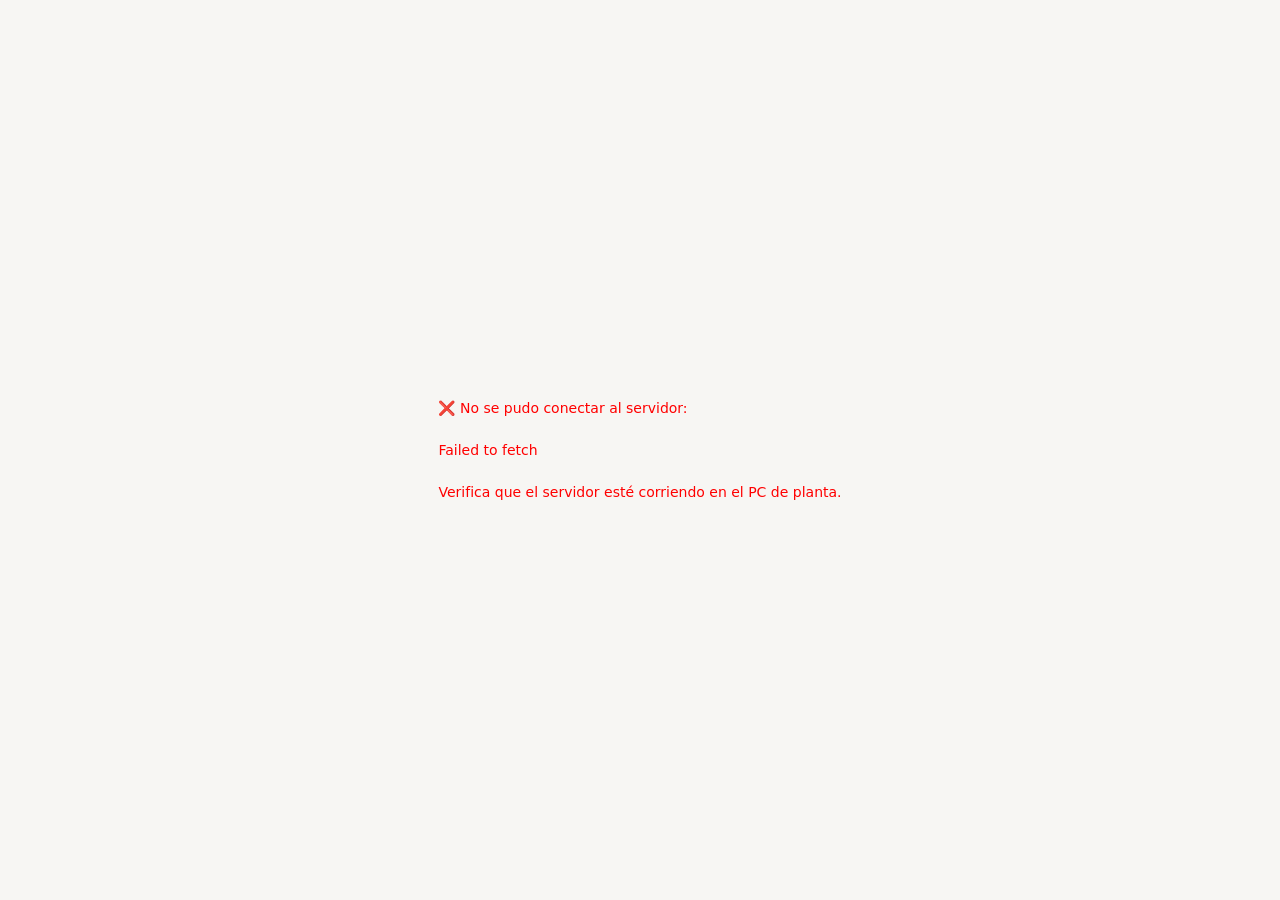
<file: index.html>
<!DOCTYPE html>
<html lang="es">
<head>
<meta charset="UTF-8">
<meta name="viewport" content="width=device-width, initial-scale=1.0">
<title>Recipe Manager — Master v4</title>
<link rel="stylesheet" href="styles.css">
</head>
<body>
<div id="loading"><div style="text-align:center"><div class="spinner" style="margin:0 auto"></div><p style="margin-top:10px;color:var(--text3);font-size:12px">Cargando 401 productos...</p></div></div>

<div id="app" style="display:none">
  <div id="sidebar">
    <div class="sidebar-header">
      <h1>⚗ Recipe Manager</h1>
      <p id="product-count"></p>
    </div>

    <!-- Smart search with filters -->
    <div style="padding:8px 10px;border-bottom:1px solid var(--border)">
      <div class="smart-search-wrap">
        <input type="text" id="search" placeholder="Buscar por código, descripción, sabor..."
          style="width:100%;padding:6px 10px;border:1px solid var(--border);border-radius:var(--radius);font-size:12px;background:var(--bg);color:var(--text)"
          autocomplete="off">
        <div class="smart-dropdown" id="search-dropdown"></div>
      </div>
    </div>

    <!-- Filter chips: product type + dissolution -->
    <div class="filter-chips" id="filter-chips">
      <span class="chip on" data-filter-type="diss" data-val="all">Todos</span>
      <span class="chip" data-filter-type="diss" data-val="1">Dil.1</span>
      <span class="chip" data-filter-type="diss" data-val="4">Dil.1+3</span>
    </div>
    <div class="filter-chips" id="filter-chips-brand" style="gap:3px;padding:4px 10px"></div>

    <div class="product-list" id="product-list"></div>
    <div class="new-btn" id="new-product-btn">+ Nuevo Producto</div>
  </div>

  <div id="main">
    <div class="tab-bar">
      <div class="tab active" data-tab="info">Info &amp; Receta</div>
      <div class="tab" data-tab="calc">Calculadora</div>
      <div class="tab" data-tab="verify">Brix &amp; % Jugo</div>
      <div class="tab" data-tab="attrs">Atributos</div>
      <div class="tab" data-tab="planning">Planning</div>
    </div>

    <!-- INFO TAB -->
    <div class="panel active" id="panel-info">
      <div id="info-empty" class="empty">
        <svg width="36" height="36" viewBox="0 0 24 24" fill="none" stroke="currentColor" stroke-width="1.5" style="margin:0 auto 10px;display:block"><path d="M9 5H7a2 2 0 00-2 2v12a2 2 0 002 2h10a2 2 0 002-2V7a2 2 0 00-2-2h-2M9 5a2 2 0 002 2h2a2 2 0 002-2M9 5a2 2 0 012-2h2a2 2 0 012 2"/></svg>
        <p>Selecciona un producto o crea uno nuevo</p>
      </div>
      <div id="info-content" style="display:none">
        <div class="edit-banner" id="edit-banner">
          <span class="edit-banner-msg">✏ Modo edición — cambios no guardados hasta confirmar</span>
          <div class="edit-banner-actions">
            <button class="btn btn-edit" onclick="requestSaveEdits()">Guardar</button>
            <button class="btn btn-ghost" onclick="cancelEdits()">Cancelar</button>
          </div>
        </div>
        <div class="flex-between mb12">
          <div>
            <div class="flex" style="gap:8px;align-items:baseline">
              <h2 id="inf-code" class="font-mono" style="font-size:15px"></h2>
              <span id="inf-diss-badge" class="badge"></span>
            </div>
            <p id="inf-desc" class="text-sm" style="margin-top:2px"></p>
          </div>
          <div class="flex">
            <button class="btn btn-edit" id="edit-toggle-btn" onclick="toggleEditMode()">✏ Editar receta</button>
            <button class="btn btn-ghost" onclick="openModal(currentProduct?currentProduct.code:null)" style="font-size:11px">Datos generales</button>
            <button class="btn btn-danger" onclick="deleteCurrentProduct()" style="font-size:11px">Eliminar</button>
          </div>
        </div>
        <div class="card">
          <div class="card-title">Información General</div>
          <div class="info-grid" id="inf-general"></div>
        </div>
        <div class="card">
          <div class="card-title">
            <span>Receta — Ingredientes</span>
            <span class="text-xs" id="inf-recipe-count"></span>
          </div>
          <div id="edit-add-row" style="display:none;margin-bottom:10px">
            <div class="autocomplete-wrap">
              <input type="text" id="inline-ing-search" placeholder="Agregar ingrediente..."
                style="width:100%;padding:7px 10px;border:1px solid var(--edit-border);border-radius:var(--radius);font-size:12px;background:var(--edit-light)">
              <div class="autocomplete-list" id="inline-ing-list" style="display:none"></div>
            </div>
          </div>
          <table class="recipe-table" id="inf-recipe-table">
            <thead><tr>
              <th class="th-radio" id="th-pin" style="display:none">📌</th>
              <th>Código</th><th>Descripción</th><th>Material</th><th>Brix</th><th>Unidad</th>
              <th style="text-align:right">Cantidad Std</th>
              <th id="th-actions" style="display:none;width:30px"></th>
            </tr></thead>
            <tbody id="inf-recipe-body"></tbody>
          </table>
        </div>
      </div>
    </div>

    <!-- CALC TAB -->
    <div class="panel" id="panel-calc">
      <div id="calc-empty" class="empty"><p>Selecciona un producto primero</p></div>
      <div id="calc-content" style="display:none">
        <h2 id="calc-title" class="mb10" style="font-size:14px"></h2>
        <div class="card mb10" style="margin-bottom:12px">
          <div class="card-title">Modo de redimensionado</div>
          <div class="flex" style="gap:16px;margin-bottom:12px">
            <label style="display:flex;align-items:center;gap:6px;cursor:pointer;font-size:13px">
              <input type="radio" name="resize-mode" value="batch" checked onchange="switchResizeMode('batch')" style="accent-color:var(--accent)">
              Por tamaño de batch
            </label>
            <label style="display:flex;align-items:center;gap:6px;cursor:pointer;font-size:13px">
              <input type="radio" name="resize-mode" value="ingredient" onchange="switchResizeMode('ingredient')" style="accent-color:var(--accent)">
              Por ingrediente limitante
            </label>
          </div>
          <div id="mode-batch">
            <div class="calc-header">
              <div class="num-inp"><label>Nuevo batch</label><input type="number" id="new-batch" step="any" min="0"><span class="unit">LT</span></div>
              <div class="num-inp"><label>Batch estándar</label><input type="number" id="std-batch" readonly style="background:var(--bg);color:var(--text2)"><span class="unit">LT</span></div>
              <button class="btn btn-primary" onclick="calcBatch()">Calcular</button>
              <button class="btn btn-ghost" onclick="resetBatch()">Reset</button>
            </div>
          </div>
          <div id="mode-ingredient" style="display:none">
            <div class="status-bar status-info" style="margin-bottom:10px">ℹ Marca con 📌 el ingrediente limitante en la tabla. Ingresa la cantidad disponible.</div>
            <div class="calc-header">
              <div id="pinned-ing-display" style="font-size:13px;color:var(--text2);flex:1">— Ningún ingrediente marcado —</div>
              <div class="num-inp"><label>Cantidad disponible</label><input type="number" id="ing-available" step="any" min="0" placeholder="ej: 500"><span class="unit" id="ing-unit-label">—</span></div>
              <button class="btn btn-primary" onclick="calcByIngredient()">Calcular</button>
              <button class="btn btn-ghost" onclick="resetBatch()">Reset</button>
            </div>
          </div>
        </div>
        <div class="metrics" id="batch-metrics"></div>
        <div class="card">
          <div class="card-title"><span>Ingredientes proporcionales</span><span id="calc-scale-label" class="text-xs"></span></div>
          <table class="recipe-table" id="calc-recipe-table">
            <thead><tr>
              <th class="th-radio">📌</th><th>Código</th><th>Descripción</th><th>Material</th><th>Brix</th><th>Unidad</th>
              <th style="text-align:right">Std</th><th style="text-align:right">Ajustado</th><th style="text-align:right">Δ%</th>
            </tr></thead>
            <tbody id="calc-recipe-body"></tbody>
          </table>
        </div>
      </div>
    </div>

    <!-- VERIFY TAB — with recipe editor -->
    <div class="panel" id="panel-verify">
      <div id="verify-empty" class="empty"><p>Selecciona un producto primero</p></div>
      <div id="verify-content" style="display:none">
        <h2 id="verify-title" class="mb10" style="font-size:14px"></h2>

        <!-- Product picker within verify -->
        <div class="card" style="margin-bottom:12px">
          <div class="card-title">Seleccionar producto a verificar / corregir</div>
          <div class="smart-search-wrap" style="margin-bottom:0">
            <input type="text" id="verify-product-search" placeholder="Buscar otro producto para verificar..."
              style="width:100%;padding:7px 10px;border:1px solid var(--border);border-radius:var(--radius);font-size:13px;background:var(--bg)"
              autocomplete="off">
            <div class="smart-dropdown" id="verify-product-dropdown"></div>
          </div>
        </div>

        <div class="card">
          <div class="card-title">Parámetros de verificación</div>
          <div class="calc-header">
            <div class="num-inp"><label>Batch</label><input type="number" id="v-batch" step="any" min="0"><span class="unit">LT</span></div>
            <div class="num-inp"><label>Brix objetivo</label><input type="number" id="v-brix-target" step="0.1" min="0" style="width:80px"><span class="unit">°Bx</span></div>
            <div class="num-inp"><label>% Jugo objetivo</label><input type="number" id="v-juice-target" step="0.1" min="0" style="width:80px"><span class="unit">%</span></div>
            <div class="num-inp"><label>Tolerancia</label><input type="number" id="v-tol" step="0.1" min="0" value="5" style="width:60px"><span class="unit">%</span></div>
            <button class="btn btn-primary" onclick="verifyRecipe()">Verificar</button>
          </div>
        </div>

        <!-- Inline recipe editor for corrections -->
        <div class="card">
          <div class="card-title" style="justify-content:space-between">
            <span>Receta para verificar / ajustar</span>
            <div class="flex" style="gap:6px">
              <button class="btn btn-edit" onclick="toggleVerifyEditMode()" id="verify-edit-btn" style="font-size:11px">✏ Editar cantidades</button>
              <button class="btn btn-ghost" onclick="resetVerifyRecipe()" style="font-size:11px">↩ Reset</button>
            </div>
          </div>
          <p class="text-xs" style="margin-bottom:8px">Modifica las cantidades de la receta temporalmente para encontrar la combinación que da los Brix y % jugo deseados. Los cambios aquí no modifican la receta original.</p>
          <div id="verify-add-row" style="display:none;margin-bottom:8px">
            <div class="autocomplete-wrap">
              <input type="text" id="verify-ing-search" placeholder="Agregar ingrediente temporal..."
                style="width:100%;padding:6px 10px;border:1px solid var(--edit-border);border-radius:var(--radius);font-size:12px;background:var(--edit-light)">
              <div class="autocomplete-list" id="verify-ing-list" style="display:none"></div>
            </div>
          </div>
          <table class="recipe-table" id="verify-recipe-table">
            <thead><tr>
              <th style="text-align:center;width:36px" title="🔒 Fijo: escala con el batch. Sin check: editas libremente.">🔒</th>
              <th>Código</th><th>Descripción</th><th>Material</th><th>Brix</th><th>Unidad</th>
              <th style="text-align:right">Cantidad</th><th id="v-th-del" style="display:none;width:24px"></th>
            </tr></thead>
            <tbody id="verify-recipe-body"></tbody>
          </table>
        </div>

        <div id="verify-results" style="display:none">
          <div class="metrics" id="verify-metrics"></div>
          <div id="verify-status-bar" class="status-bar"></div>
          <div class="card">
            <div class="card-title">Aporte de Brix por ingrediente</div>
            <table class="recipe-table" id="verify-brix-table">
              <thead><tr><th>Código</th><th>Descripción</th><th>Material</th><th style="text-align:right">Qty</th><th>Un.</th><th style="text-align:right">Brix</th><th style="text-align:right">Sucrose kg</th><th style="text-align:right">%Contrib.</th></tr></thead>
              <tbody id="verify-brix-body"></tbody>
            </table>
          </div>
          <div class="card" id="juice-card" style="display:none">
            <div class="card-title">Cálculo % Jugo — método reconstitución en galones</div>
            <div id="juice-detail"></div>
          </div>
          <!-- Save corrected recipe button -->
          <div id="verify-save-bar" style="display:none;margin-top:12px">
            <div class="status-bar status-edit" style="display:flex;align-items:center;justify-content:space-between">
              <span>✏ La receta ha sido modificada en esta pantalla.</span>
              <button class="btn btn-edit" onclick="saveVerifyEditsToRecipe()">Guardar correcciones a la receta oficial</button>
            </div>
          </div>
        </div>
      </div>
    </div>

    <!-- ATTRS TAB -->
    <div class="panel" id="panel-attrs">
      <div id="attrs-empty" class="empty"><p>Selecciona un producto primero</p></div>
      <div id="attrs-content" style="display:none">
        <div class="flex-between mb12 print-hide">
          <h2 id="attrs-title" style="font-size:14px"></h2>
          <div class="flex">
            <button class="btn btn-ghost" onclick="window.print()" style="font-size:12px">🖨 Imprimir checklist</button>
            <button class="btn btn-edit" onclick="saveAttrs()" style="font-size:12px">💾 Guardar atributos</button>
          </div>
        </div>
        <div class="attr-sheet" id="attrs-form"></div>
      </div>
    </div>

    <!-- PLANNING TAB -->
    <div class="panel" id="panel-planning">
      <div class="plan-toolbar">
        <div class="num-inp"><label>Año</label><input type="number" id="plan-year" value="2026" style="width:80px"></div>
        <div class="flex" style="gap:6px">
          <span class="chip on" data-plan-line="all">Todas líneas</span>
          <span class="chip line-chip" data-plan-line="A3FLEX"><span class="line-dot line-A3FLEX"></span>A3FLEX</span>
          <span class="chip line-chip" data-plan-line="TBA 19-02"><span class="line-dot line-TBA19-02"></span>TBA 19-02</span>
          <span class="chip line-chip" data-plan-line="TBA 19-03"><span class="line-dot line-TBA19-03"></span>TBA 19-03</span>
          <span class="chip line-chip" data-plan-line="PET"><span class="line-dot line-PET"></span>PET</span>
        </div>
        <input type="text" id="plan-search" placeholder="Filtrar producto..." style="padding:5px 10px;border:1px solid var(--border);border-radius:var(--radius);font-size:12px;width:200px">
        <div class="num-inp" style="margin-left:auto"><label>Semana actual</label><input type="number" id="plan-current-week" value="14" style="width:60px"></div>
      </div>

      <!-- Hours summary by line -->
      <div class="metrics" id="plan-hours-summary" style="margin-bottom:12px"></div>

      <!-- 52-week grid -->
      <div class="plan-grid-wrap">
        <table class="plan-grid" id="plan-grid-table">
          <thead id="plan-grid-head"></thead>
          <tbody id="plan-grid-body"></tbody>
        </table>
      </div>
    </div>
  </div>
</div>

<!-- CONFIRM MODAL -->
<div id="confirm-overlay" onclick="if(event.target===this)closeConfirm()">
  <div class="confirm-box">
    <h3>Confirmar cambios en la receta</h3>
    <p>Cambios en <strong id="confirm-product-code"></strong>:</p>
    <div class="diff-list" id="confirm-diff-list"></div>
    <p class="text-sm" style="margin-bottom:14px">¿Confirmas que estos cambios son intencionales?</p>
    <div class="flex" style="gap:8px">
      <button class="btn btn-primary" onclick="confirmSaveEdits()">Sí, guardar</button>
      <button class="btn btn-ghost" onclick="closeConfirm()">Cancelar</button>
    </div>
  </div>
</div>

<!-- NEW/EDIT PRODUCT MODAL -->
<div id="modal-overlay" onclick="if(event.target===this)closeModal()">
  <div class="modal-box">
    <div class="flex-between mb10" style="margin-bottom:14px">
      <h2 id="modal-title">Nuevo Producto</h2>
      <button class="btn btn-ghost" onclick="closeModal()">✕</button>
    </div>
    <div class="form-grid">
      <div class="form-row"><label>Código *</label><input id="f-code"></div>
      <div class="form-row"><label>Descripción *</label><input id="f-desc"></div>
      <div class="form-row"><label>Brand</label><select id="f-brand" style="width:100%;padding:7px 10px;border:1px solid var(--border);border-radius:var(--radius);font-size:13px;color:var(--text);background:var(--surface)"><option value="">— Seleccionar —</option></select></div>
      <div class="form-row"><label>Producto</label><input id="f-product"></div>
      <div class="form-row"><label>Sabor</label><input id="f-flavor"></div>
      <div class="form-row"><label>Unidad</label><input id="f-unit"></div>
      <div class="form-row"><label>Contenido neto</label><input id="f-net" type="number" step="any"></div>
      <div class="form-row"><label>Unidades/pack</label><input id="f-units-pack" type="number"></div>
      <div class="form-row"><label>Disolución</label>
        <select id="f-diss"><option value="1">1 — Directo</option><option value="4">4 — Jarabe 1+3</option></select>
      </div>
      <div class="form-row"><label>Batch estándar (LT)</label><input id="f-batch" type="number" step="any"></div>
    </div>
    <div style="border-top:1px solid var(--border);margin:14px 0"></div>
    <h3 style="margin-bottom:8px">Ingredientes</h3>
    <div id="modal-recipe-list"></div>
    <div style="margin-top:8px">
      <div id="add-ing-material-filters" style="display:flex;flex-wrap:wrap;gap:4px;margin-bottom:6px"></div>
      <div class="autocomplete-wrap">
        <input type="text" id="add-ing-search" placeholder="Buscar por nombre o código..." style="width:100%;padding:7px 10px;border:1px solid var(--border);border-radius:var(--radius);font-size:12px">
        <div class="autocomplete-list" id="add-ing-list" style="display:none"></div>
      </div>
    </div>
    <div class="flex" style="margin-top:14px;gap:8px">
      <button class="btn btn-primary" onclick="saveProduct()">Guardar</button>
      <button class="btn btn-ghost" onclick="closeModal()">Cancelar</button>
    </div>
  </div>
</div>

<script src="app.js"></script>
</body>
</html>
</file>
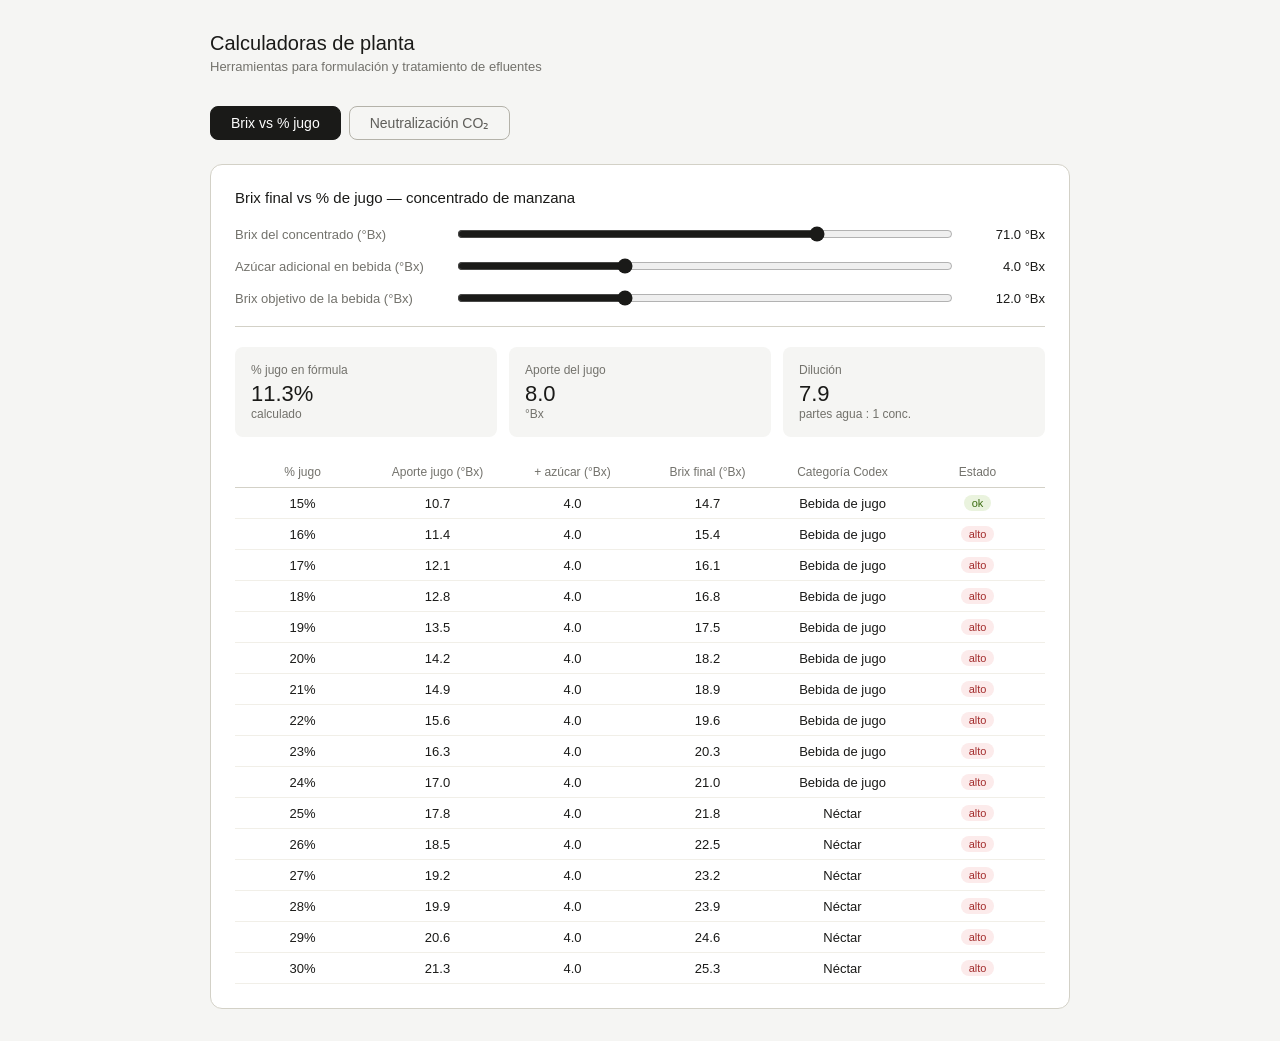
<file: Calculadoras de Planta.html>
<!DOCTYPE html>
<!-- saved from url=(0059)file:///C:/Users/abd36/Downloads/calculadoras_planta_3.html -->
<html lang="es"><head><meta http-equiv="Content-Type" content="text/html; charset=UTF-8">

<meta name="viewport" content="width=device-width, initial-scale=1.0">
<title>Calculadoras de Planta</title>
<style>
  *, *::before, *::after { box-sizing: border-box; margin: 0; padding: 0; }
  body { font-family: -apple-system, BlinkMacSystemFont, 'Segoe UI', sans-serif; background: #f5f5f3; color: #1a1a18; min-height: 100vh; padding: 2rem 1rem; }
  .container { max-width: 860px; margin: 0 auto; }
  h1 { font-size: 20px; font-weight: 500; margin-bottom: 0.25rem; }
  .subtitle { font-size: 13px; color: #73726c; margin-bottom: 2rem; }
  .tabs { display: flex; gap: 8px; margin-bottom: 1.5rem; }
  .tab { padding: 8px 20px; border: 0.5px solid #b4b2a9; border-radius: 8px; background: transparent; font-size: 14px; cursor: pointer; color: #5f5e5a; transition: all 0.15s; }
  .tab.active { background: #1a1a18; color: #fff; border-color: #1a1a18; }
  .tab:hover:not(.active) { background: #f1efe8; }
  .panel { display: none; background: #fff; border: 0.5px solid #d3d1c7; border-radius: 12px; padding: 1.5rem; }
  .panel.active { display: block; }
  .panel-title { font-size: 15px; font-weight: 500; margin-bottom: 1.25rem; }
  .slider-row { display: flex; align-items: center; gap: 12px; margin-bottom: 1rem; }
  .slider-row label { font-size: 13px; color: #73726c; min-width: 210px; }
  .slider-row input[type=range] { flex: 1; accent-color: #1a1a18; }
  .slider-val { font-size: 13px; font-weight: 500; min-width: 80px; text-align: right; }
  .metrics { display: grid; grid-template-columns: repeat(3, minmax(0,1fr)); gap: 12px; margin: 1.25rem 0; }
  .metric { background: #f5f5f3; border-radius: 8px; padding: 1rem; }
  .metric .ml { font-size: 12px; color: #73726c; margin-bottom: 4px; }
  .metric .mv { font-size: 22px; font-weight: 500; }
  .metric .mu { font-size: 12px; color: #73726c; }
  .divider { border: none; border-top: 0.5px solid #d3d1c7; margin: 1.25rem 0; }
  .table-wrap { overflow-x: auto; margin-top: 1.25rem; }
  table { width: 100%; border-collapse: collapse; font-size: 13px; table-layout: fixed; }
  th { font-size: 12px; font-weight: 500; color: #73726c; text-align: center; padding: 8px 6px; border-bottom: 1px solid #d3d1c7; }
  td { text-align: center; padding: 7px 6px; border-bottom: 0.5px solid #f1efe8; }
  tr.highlight td { background: #e6f1fb; color: #0c447c; font-weight: 500; }
  .badge { display: inline-block; font-size: 11px; padding: 2px 8px; border-radius: 99px; }
  .badge-ok { background: #eaf3de; color: #3b6d11; }
  .badge-lo { background: #faeeda; color: #854f0b; }
  .badge-hi { background: #fcebeb; color: #a32d2d; }
  .note { font-size: 12px; color: #73726c; border-left: 2px solid #d3d1c7; padding-left: 10px; margin-top: 1rem; line-height: 1.6; }
  @media (max-width: 600px) {
    .metrics { grid-template-columns: 1fr 1fr; }
    .slider-row { flex-wrap: wrap; }
    .slider-row label { min-width: 100%; }
  }
</style>
</head>
<body>
<div class="container">
  <h1>Calculadoras de planta</h1>
  <p class="subtitle">Herramientas para formulación y tratamiento de efluentes</p>

  <div class="tabs">
    <button class="tab active" onclick="switchTab(&#39;brix&#39;, this)">Brix vs % jugo</button>
    <button class="tab" onclick="switchTab(&#39;co2&#39;, this)">Neutralización CO₂</button>
  </div>

  <div class="panel active" id="panel-brix">
    <p class="panel-title">Brix final vs % de jugo — concentrado de manzana</p>
    <div class="slider-row">
      <label>Brix del concentrado (°Bx)</label>
      <input type="range" id="brixConc" min="60" max="75" step="0.5" value="71">
      <span class="slider-val"><span id="brixConcVal">71.0</span> °Bx</span>
    </div>
    <div class="slider-row">
      <label>Azúcar adicional en bebida (°Bx)</label>
      <input type="range" id="brixSugar" min="0" max="12" step="0.5" value="4">
      <span class="slider-val"><span id="brixSugarVal">4.0</span> °Bx</span>
    </div>
    <div class="slider-row">
      <label>Brix objetivo de la bebida (°Bx)</label>
      <input type="range" id="brixTarget" min="10" max="16" step="0.5" value="12">
      <span class="slider-val"><span id="brixTargetVal">12.0</span> °Bx</span>
    </div>
    <hr class="divider">
    <div class="metrics">
      <div class="metric">
        <div class="ml">% jugo en fórmula</div>
        <div class="mv" id="pctJuice">11.3%</div>
        <div class="mu">calculado</div>
      </div>
      <div class="metric">
        <div class="ml">Aporte del jugo</div>
        <div class="mv" id="juiceContrib">8.0</div>
        <div class="mu">°Bx</div>
      </div>
      <div class="metric">
        <div class="ml">Dilución</div>
        <div class="mv" id="dilution">7.9</div>
        <div class="mu">partes agua : 1 conc.</div>
      </div>
    </div>
    <div class="table-wrap">
      <table>
        <thead>
          <tr>
            <th>% jugo</th><th>Aporte jugo (°Bx)</th><th>+ azúcar (°Bx)</th>
            <th>Brix final (°Bx)</th><th>Categoría Codex</th><th>Estado</th>
          </tr>
        </thead>
        <tbody id="brixTableBody"><tr><td>15%</td><td>10.7</td><td>4.0</td><td>14.7</td><td>Bebida de jugo</td><td><span class="badge badge-ok">ok</span></td></tr><tr><td>16%</td><td>11.4</td><td>4.0</td><td>15.4</td><td>Bebida de jugo</td><td><span class="badge badge-hi">alto</span></td></tr><tr><td>17%</td><td>12.1</td><td>4.0</td><td>16.1</td><td>Bebida de jugo</td><td><span class="badge badge-hi">alto</span></td></tr><tr><td>18%</td><td>12.8</td><td>4.0</td><td>16.8</td><td>Bebida de jugo</td><td><span class="badge badge-hi">alto</span></td></tr><tr><td>19%</td><td>13.5</td><td>4.0</td><td>17.5</td><td>Bebida de jugo</td><td><span class="badge badge-hi">alto</span></td></tr><tr><td>20%</td><td>14.2</td><td>4.0</td><td>18.2</td><td>Bebida de jugo</td><td><span class="badge badge-hi">alto</span></td></tr><tr><td>21%</td><td>14.9</td><td>4.0</td><td>18.9</td><td>Bebida de jugo</td><td><span class="badge badge-hi">alto</span></td></tr><tr><td>22%</td><td>15.6</td><td>4.0</td><td>19.6</td><td>Bebida de jugo</td><td><span class="badge badge-hi">alto</span></td></tr><tr><td>23%</td><td>16.3</td><td>4.0</td><td>20.3</td><td>Bebida de jugo</td><td><span class="badge badge-hi">alto</span></td></tr><tr><td>24%</td><td>17.0</td><td>4.0</td><td>21.0</td><td>Bebida de jugo</td><td><span class="badge badge-hi">alto</span></td></tr><tr><td>25%</td><td>17.8</td><td>4.0</td><td>21.8</td><td>Néctar</td><td><span class="badge badge-hi">alto</span></td></tr><tr><td>26%</td><td>18.5</td><td>4.0</td><td>22.5</td><td>Néctar</td><td><span class="badge badge-hi">alto</span></td></tr><tr><td>27%</td><td>19.2</td><td>4.0</td><td>23.2</td><td>Néctar</td><td><span class="badge badge-hi">alto</span></td></tr><tr><td>28%</td><td>19.9</td><td>4.0</td><td>23.9</td><td>Néctar</td><td><span class="badge badge-hi">alto</span></td></tr><tr><td>29%</td><td>20.6</td><td>4.0</td><td>24.6</td><td>Néctar</td><td><span class="badge badge-hi">alto</span></td></tr><tr><td>30%</td><td>21.3</td><td>4.0</td><td>25.3</td><td>Néctar</td><td><span class="badge badge-hi">alto</span></td></tr></tbody>
      </table>
    </div>
  </div>

  <div class="panel" id="panel-co2">
    <p class="panel-title">Consumo de CO₂ para neutralización de pH de efluentes</p>
    <div class="slider-row">
      <label>Caudal (gal/día)</label>
      <input type="range" id="flow" min="5000" max="100000" step="1000" value="27000">
      <span class="slider-val"><span id="flowVal">27,000</span></span>
    </div>
    <div class="slider-row">
      <label>pH inicial</label>
      <input type="range" id="phIn" min="7.5" max="12" step="0.1" value="9">
      <span class="slider-val"><span id="phInVal">9.0</span></span>
    </div>
    <div class="slider-row">
      <label>pH objetivo</label>
      <input type="range" id="phOut" min="6" max="8" step="0.1" value="7">
      <span class="slider-val"><span id="phOutVal">7.0</span></span>
    </div>
    <div class="slider-row">
      <label>Alcalinidad (mg/L CaCO₃)</label>
      <input type="range" id="alk" min="50" max="800" step="10" value="250">
      <span class="slider-val"><span id="alkVal">250</span> mg/L</span>
    </div>
    <div class="slider-row">
      <label>Eficiencia inyección (%)</label>
      <input type="range" id="eff" min="50" max="95" step="1" value="75">
      <span class="slider-val"><span id="effVal">75</span>%</span>
    </div>
    <hr class="divider">
    <div class="metrics">
      <div class="metric">
        <div class="ml">CO₂ por día</div>
        <div class="mv" id="kgDay">30</div>
        <div class="mu">kg/día</div>
      </div>
      <div class="metric">
        <div class="ml">CO₂ por mes</div>
        <div class="mv" id="kgMonth">901</div>
        <div class="mu">kg/mes</div>
      </div>
      <div class="metric">
        <div class="ml">CO₂ por hora</div>
        <div class="mv" id="kgHour">1.3</div>
        <div class="mu">kg/hr</div>
      </div>
    </div>
    <div id="rangeNote" class="note">Rango operativo estimado: <strong>24 – 39 kg/día</strong>. La alcalinidad real del efluente es el factor dominante — se recomienda medir alcalinidad total en planta para afinar este cálculo.</div>
  </div>
</div>

<script>
  function switchTab(name, el) {
    document.querySelectorAll('.tab').forEach(t => t.classList.remove('active'));
    document.querySelectorAll('.panel').forEach(p => p.classList.remove('active'));
    document.getElementById('panel-' + name).classList.add('active');
    el.classList.add('active');
  }

  function getCategory(p) {
    if (p >= 100) return 'Jugo puro';
    if (p >= 50) return 'Jugo reconstituido';
    if (p >= 25) return 'Néctar';
    if (p >= 6) return 'Bebida de jugo';
    return 'Agua saborizada';
  }

  function renderBrix() {
    const brixConc = parseFloat(document.getElementById('brixConc').value);
    const brixSugar = parseFloat(document.getElementById('brixSugar').value);
    const brixTarget = parseFloat(document.getElementById('brixTarget').value);
    document.getElementById('brixConcVal').textContent = brixConc.toFixed(1);
    document.getElementById('brixSugarVal').textContent = brixSugar.toFixed(1);
    document.getElementById('brixTargetVal').textContent = brixTarget.toFixed(1);
    const pct = ((brixTarget - brixSugar) / brixConc) * 100;
    const juiceContrib = brixConc * (pct / 100);
    document.getElementById('pctJuice').textContent = pct > 0 ? pct.toFixed(1) + '%' : '—';
    document.getElementById('juiceContrib').textContent = pct > 0 ? juiceContrib.toFixed(1) : '—';
    document.getElementById('dilution').textContent = pct > 0 ? ((100 - pct) / pct).toFixed(1) : '—';
    const tbody = document.getElementById('brixTableBody');
    tbody.innerHTML = '';
    for (let p = 15; p <= 30; p++) {
      const juiceB = brixConc * (p / 100);
      const totalB = juiceB + brixSugar;
      let badge, bc;
      if (totalB < 10) { badge = 'bajo'; bc = 'badge-lo'; }
      else if (totalB > 15) { badge = 'alto'; bc = 'badge-hi'; }
      else { badge = 'ok'; bc = 'badge-ok'; }
      const tr = document.createElement('tr');
      if (Math.abs(p - Math.round(pct)) <= 0.5) tr.classList.add('highlight');
      tr.innerHTML = `<td>${p}%</td><td>${juiceB.toFixed(1)}</td><td>${brixSugar.toFixed(1)}</td><td>${totalB.toFixed(1)}</td><td>${getCategory(p)}</td><td><span class="badge ${bc}">${badge}</span></td>`;
      tbody.appendChild(tr);
    }
  }

  function renderCO2() {
    const flow = +document.getElementById('flow').value;
    const phIn = +document.getElementById('phIn').value;
    const phOut = +document.getElementById('phOut').value;
    const alk = +document.getElementById('alk').value;
    const eff = +document.getElementById('eff').value / 100;
    document.getElementById('flowVal').textContent = flow.toLocaleString();
    document.getElementById('phInVal').textContent = phIn.toFixed(1);
    document.getElementById('phOutVal').textContent = phOut.toFixed(1);
    document.getElementById('alkVal').textContent = alk;
    document.getElementById('effVal').textContent = Math.round(+document.getElementById('eff').value);
    const volL = flow * 3.78541;
    const alkMeqL = alk / 50;
    const deltaOH = Math.max(0, Math.pow(10, phIn - 14) - Math.pow(10, phOut - 14));
    const co2_kg = ((alkMeqL * 0.001 + deltaOH) * volL * 44) / 1000 / eff;
    document.getElementById('kgDay').textContent = co2_kg < 1 ? co2_kg.toFixed(2) : Math.round(co2_kg).toLocaleString();
    document.getElementById('kgMonth').textContent = Math.round(co2_kg * 30).toLocaleString();
    document.getElementById('kgHour').textContent = (co2_kg / 24).toFixed(1);
    const lo = Math.round(co2_kg * 0.8);
    const hi = Math.round(co2_kg * 1.3);
    document.getElementById('rangeNote').innerHTML = `Rango operativo estimado: <strong>${lo.toLocaleString()} – ${hi.toLocaleString()} kg/día</strong>. La alcalinidad real del efluente es el factor dominante — se recomienda medir alcalinidad total en planta para afinar este cálculo.`;
  }

  ['brixConc','brixSugar','brixTarget'].forEach(id => document.getElementById(id).addEventListener('input', renderBrix));
  ['flow','phIn','phOut','alk','eff'].forEach(id => document.getElementById(id).addEventListener('input', renderCO2));
  renderBrix();
  renderCO2();
</script>


</body></html>
</file>
<file: styles.css>
*{box-sizing:border-box;margin:0;padding:0}
:root{
  --bg:#f7f6f3;--surface:#fff;--surface2:#f2f1ee;--border:#e0ddd6;--border2:#ccc9c0;
  --text:#1a1916;--text2:#5a5852;--text3:#8a8880;
  --accent:#1a6b3c;--accent-light:#e8f5ee;--accent-border:#a8d8bc;
  --warn:#b45309;--warn-light:#fef3c7;--warn-border:#f59e0b;
  --danger:#9b1c1c;--danger-light:#fee2e2;--danger-border:#fca5a5;
  --info:#1e40af;--info-light:#dbeafe;--info-border:#93c5fd;
  --edit:#7c3aed;--edit-light:#f5f3ff;--edit-border:#c4b5fd;
  --radius:8px;--radius-lg:12px;
  --font:'Segoe UI',system-ui,sans-serif;
}
body{font-family:var(--font);background:var(--bg);color:var(--text);font-size:14px;line-height:1.5}
h2{font-size:16px;font-weight:600}
h3{font-size:11px;font-weight:600;text-transform:uppercase;letter-spacing:.06em;color:var(--text3)}

/* Layout */
#app{display:flex;height:100vh;overflow:hidden}
#sidebar{width:260px;min-width:260px;background:var(--surface);border-right:1px solid var(--border);display:flex;flex-direction:column;overflow:hidden}
#main{flex:1;overflow:hidden;display:flex;flex-direction:column}

/* Sidebar */
.sidebar-header{padding:14px 16px;border-bottom:1px solid var(--border)}
.sidebar-header h1{font-size:14px;font-weight:700;color:var(--accent);letter-spacing:-.01em}
.sidebar-header p{font-size:11px;color:var(--text3);margin-top:2px}
.search-box{padding:8px 10px;border-bottom:1px solid var(--border)}
.search-box input{width:100%;padding:6px 10px;border:1px solid var(--border);border-radius:var(--radius);font-size:12px;background:var(--bg);color:var(--text)}
.search-box input:focus{outline:none;border-color:var(--accent)}
.filter-bar{padding:6px 10px;display:flex;gap:4px;border-bottom:1px solid var(--border)}
.filter-btn{padding:3px 8px;border:1px solid var(--border2);border-radius:20px;font-size:11px;cursor:pointer;background:var(--surface);color:var(--text2)}
.filter-btn.active{background:var(--accent);border-color:var(--accent);color:#fff}
.product-list{flex:1;overflow-y:auto;padding:2px 0}
.product-item{padding:9px 14px;cursor:pointer;border-bottom:1px solid var(--border);transition:.12s}
.product-item:hover{background:var(--bg)}
.product-item.active{background:var(--accent-light);border-left:3px solid var(--accent)}
.pi-code{font-size:10px;font-weight:700;color:var(--text3);font-family:monospace}
.product-item.active .pi-code{color:var(--accent)}
.pi-desc{font-size:12px;color:var(--text);margin-top:1px;white-space:nowrap;overflow:hidden;text-overflow:ellipsis}
.pi-meta{font-size:10px;color:var(--text3);margin-top:2px}
.new-btn{margin:8px 10px;padding:7px;border:1px dashed var(--accent-border);border-radius:var(--radius);text-align:center;cursor:pointer;color:var(--accent);font-size:12px;font-weight:600;background:var(--accent-light)}
.new-btn:hover{background:#d1ead9}

/* Tabs */
.tab-bar{display:flex;background:var(--surface);border-bottom:1px solid var(--border);padding:0 16px;gap:2px}
.tab{padding:10px 14px;cursor:pointer;font-size:12px;color:var(--text2);border-bottom:2px solid transparent;font-weight:500;white-space:nowrap}
.tab.active{color:var(--accent);border-bottom-color:var(--accent)}
.tab:hover:not(.active){color:var(--text)}

/* Panels */
.panel{display:none;flex:1;overflow-y:auto;padding:18px 20px}
.panel.active{display:block}

/* Cards */
.card{background:var(--surface);border:1px solid var(--border);border-radius:var(--radius-lg);padding:14px 16px;margin-bottom:12px}
.card-title{font-size:11px;font-weight:700;color:var(--text2);margin-bottom:10px;text-transform:uppercase;letter-spacing:.06em;display:flex;align-items:center;justify-content:space-between}

/* Edit mode banner */
.edit-banner{background:var(--edit-light);border:1px solid var(--edit-border);border-radius:var(--radius);padding:8px 14px;margin-bottom:12px;display:none;align-items:center;justify-content:space-between;gap:10px}
.edit-banner.visible{display:flex}
.edit-banner-msg{font-size:12px;color:var(--edit);font-weight:600}
.edit-banner-actions{display:flex;gap:6px}

/* Info grid */
.info-grid{display:grid;grid-template-columns:repeat(auto-fill,minmax(150px,1fr));gap:8px}
.info-item label{display:block;font-size:10px;color:var(--text3);margin-bottom:2px;text-transform:uppercase;letter-spacing:.04em}
.info-item span{font-size:13px;font-weight:500;color:var(--text)}
.info-item input{width:100%;padding:4px 8px;border:1px solid var(--edit-border);border-radius:6px;font-size:13px;background:var(--edit-light);color:var(--text)}
.info-item input:focus{outline:none;border-color:var(--edit)}

/* Badges */
.badge{display:inline-block;padding:2px 8px;border-radius:20px;font-size:11px;font-weight:600}
.badge-diss1{background:#dcfce7;color:#15803d}
.badge-diss4{background:#dbeafe;color:#1d4ed8}

/* Recipe table */
.recipe-table{width:100%;border-collapse:collapse;font-size:12px}
.recipe-table th{text-align:left;padding:6px 8px;background:var(--bg);color:var(--text2);font-size:10px;font-weight:700;text-transform:uppercase;letter-spacing:.05em;border-bottom:1px solid var(--border);white-space:nowrap}
.recipe-table td{padding:6px 8px;border-bottom:1px solid var(--border);vertical-align:middle}
.recipe-table tr:hover td{background:var(--bg)}
.recipe-table tr.changed-row td{background:#fffbeb}
.recipe-table tr.pinned-row td{background:#f0fdf4}
.recipe-table th.th-radio{width:28px;text-align:center}
.recipe-table td.td-radio{text-align:center}

/* Material badges */
.mat-badge{display:inline-block;padding:1px 6px;border-radius:4px;font-size:10px;font-weight:600}
.mat-CONCENTRATE,.mat-Concentrate{background:#e0f2fe;color:#0369a1}
.mat-SUGAR{background:#fef9c3;color:#854d0e}
.mat-WATER{background:#e0f7fa;color:#0e7490}
.mat-FLAVOR{background:#f3e8ff;color:#6b21a8}
.mat-ADDITIVE{background:#fce7f3;color:#9d174d}
.mat-COLOR{background:#fef3c7;color:#92400e}
.mat-PAPER{background:#f1f5f9;color:#334155}
.mat-default{background:#f1f5f9;color:#475569}

/* Editable qty */
.qty-cell{position:relative}
.qty-view{text-align:right;font-weight:600;cursor:default}
.qty-edit-input{width:90px;padding:3px 6px;border:1px solid var(--edit-border);border-radius:4px;font-size:12px;text-align:right;background:var(--edit-light)}
.qty-edit-input:focus{outline:none;border-color:var(--edit)}
.qty-edit-input.changed{background:#fffbeb;border-color:var(--warn-border)}
.qty-changed-dot{display:inline-block;width:6px;height:6px;background:var(--warn);border-radius:50%;margin-left:4px;vertical-align:middle}

/* Radio for pinning */
input[type=radio].pin-radio{width:14px;height:14px;accent-color:var(--accent);cursor:pointer}

/* Calc controls */
.calc-header{display:flex;align-items:center;gap:10px;flex-wrap:wrap;margin-bottom:14px}
.num-inp{display:flex;align-items:center;gap:6px}
.num-inp label{font-size:12px;color:var(--text2);white-space:nowrap}
.num-inp input{width:110px;padding:6px 10px;border:1px solid var(--border);border-radius:var(--radius);font-size:13px;font-weight:600;text-align:center}
.num-inp input:focus{outline:none;border-color:var(--accent)}
.num-inp .unit{font-size:11px;color:var(--text3)}

/* Metrics */
.metrics{display:grid;grid-template-columns:repeat(auto-fill,minmax(130px,1fr));gap:8px;margin-bottom:14px}
.metric{background:var(--surface2);border-radius:var(--radius);padding:10px 12px}
.metric label{font-size:10px;color:var(--text3);display:block;margin-bottom:3px;text-transform:uppercase;letter-spacing:.04em}
.metric .val{font-size:20px;font-weight:700;color:var(--text)}
.metric .val.ok{color:var(--accent)}
.metric .val.warn{color:var(--warn)}
.metric .val.bad{color:var(--danger)}
.metric .sub{font-size:10px;color:var(--text3);margin-top:2px}
.metric.accent-card{background:var(--accent-light);border:1px solid var(--accent-border)}
.metric.accent-card .val{color:var(--accent)}
.metric.accent-card label{color:#15803d}

/* Status bars */
.status-bar{padding:8px 12px;border-radius:var(--radius);font-size:12px;margin-bottom:12px}
.status-ok{background:var(--accent-light);border:1px solid var(--accent-border);color:var(--accent)}
.status-warn{background:var(--warn-light);border:1px solid var(--warn-border);color:var(--warn)}
.status-info{background:var(--info-light);border:1px solid var(--info-border);color:var(--info)}
.status-edit{background:var(--edit-light);border:1px solid var(--edit-border);color:var(--edit)}

/* Buttons */
.btn{padding:6px 14px;border-radius:var(--radius);font-size:12px;font-weight:600;cursor:pointer;border:1px solid var(--border);transition:.12s}
.btn-primary{background:var(--accent);color:#fff;border-color:var(--accent)}
.btn-primary:hover{background:#15593a}
.btn-ghost{background:transparent;color:var(--text2);border-color:var(--border)}
.btn-ghost:hover{background:var(--bg)}
.btn-danger{background:var(--danger-light);color:var(--danger);border-color:var(--danger-border)}
.btn-danger:hover{background:#fecaca}
.btn-edit{background:var(--edit-light);color:var(--edit);border-color:var(--edit-border)}
.btn-edit:hover{background:#ede9fe}
.btn-warn{background:var(--warn-light);color:var(--warn);border-color:var(--warn-border)}

/* Autocomplete */
.autocomplete-wrap{position:relative}
.autocomplete-list{position:absolute;top:100%;left:0;right:0;background:var(--surface);border:1px solid var(--border);border-radius:var(--radius);box-shadow:0 4px 16px rgba(0,0,0,.14);z-index:100;max-height:200px;overflow-y:auto}
.autocomplete-item{padding:7px 10px;cursor:pointer;font-size:12px;border-bottom:1px solid var(--border)}
.autocomplete-item:hover{background:var(--accent-light)}
.ac-code{font-family:monospace;color:var(--text3);font-size:10px}
.ac-mat{float:right;font-size:10px;color:var(--text3)}

/* Confirm modal */
#confirm-overlay{position:fixed;inset:0;background:rgba(0,0,0,.45);z-index:300;display:none;align-items:center;justify-content:center}
#confirm-overlay.visible{display:flex}
.confirm-box{background:var(--surface);border-radius:var(--radius-lg);padding:24px;max-width:420px;width:90%}
.confirm-box h3{font-size:15px;font-weight:700;margin-bottom:8px;color:var(--text)}
.confirm-box p{font-size:13px;color:var(--text2);margin-bottom:16px;line-height:1.6}
.confirm-box .diff-list{background:var(--bg);border-radius:var(--radius);padding:10px 12px;margin-bottom:14px;font-size:12px;max-height:160px;overflow-y:auto}
.confirm-box .diff-row{padding:3px 0;border-bottom:1px solid var(--border);display:flex;gap:8px}
.confirm-box .diff-row:last-child{border-bottom:none}
.diff-code{font-family:monospace;color:var(--text3);min-width:60px;font-size:10px}
.diff-old{color:var(--danger);text-decoration:line-through}
.diff-new{color:var(--accent);font-weight:600}

/* New/edit product modal */
#modal-overlay{display:none;position:fixed;inset:0;background:rgba(0,0,0,.4);z-index:200;overflow-y:auto;padding:20px}
.modal-box{max-width:660px;margin:0 auto;background:var(--surface);border-radius:var(--radius-lg);padding:22px}
.form-row{margin-bottom:10px}
.form-row label{display:block;font-size:11px;color:var(--text2);margin-bottom:3px;font-weight:600;text-transform:uppercase;letter-spacing:.04em}
.form-row input,.form-row select{width:100%;padding:7px 10px;border:1px solid var(--border);border-radius:var(--radius);font-size:13px;color:var(--text);background:var(--surface)}
.form-row input:focus,.form-row select:focus{outline:none;border-color:var(--accent)}
.form-grid{display:grid;grid-template-columns:1fr 1fr;gap:10px}

/* Verify tab */
.verify-section{margin-bottom:0}

/* Loading */
#loading{position:fixed;inset:0;background:var(--bg);display:flex;align-items:center;justify-content:center;z-index:999}
.spinner{width:28px;height:28px;border:3px solid var(--border);border-top-color:var(--accent);border-radius:50%;animation:spin .8s linear infinite}
@keyframes spin{to{transform:rotate(360deg)}}

/* Utilities */
.flex{display:flex;align-items:center;gap:8px}
.flex-between{display:flex;align-items:center;justify-content:space-between}
.mb10{margin-bottom:10px}
.mb12{margin-bottom:12px}
.text-sm{font-size:12px;color:var(--text2)}
.text-xs{font-size:11px;color:var(--text3)}
.font-mono{font-family:monospace}
.empty{text-align:center;padding:50px 20px;color:var(--text3)}
::-webkit-scrollbar{width:5px;height:5px}
::-webkit-scrollbar-track{background:transparent}
::-webkit-scrollbar-thumb{background:var(--border2);border-radius:3px}

/* Brix summary bar */
.brix-summary{display:flex;flex-wrap:wrap;gap:8px}
.bs-item{display:flex;flex-direction:column;min-width:110px;padding:8px 12px;background:rgba(255,255,255,0.6);border-radius:var(--radius);border:1px solid var(--accent-border)}
.bs-label{font-size:10px;color:#15803d;text-transform:uppercase;letter-spacing:.05em;margin-bottom:2px}
.bs-val{font-size:16px;font-weight:700;color:var(--accent)}

/* ── V4 additions ── */
/* Smart search dropdown */
.smart-search-wrap{position:relative}
.smart-dropdown{position:absolute;top:100%;left:0;right:0;background:var(--surface);border:1px solid var(--border);border-radius:var(--radius);box-shadow:0 6px 20px rgba(0,0,0,.14);z-index:200;max-height:320px;overflow-y:auto;display:none}
.smart-dropdown.open{display:block}
.sd-group-header{padding:5px 10px;font-size:10px;font-weight:700;text-transform:uppercase;letter-spacing:.06em;color:var(--text3);background:var(--bg);border-bottom:1px solid var(--border);position:sticky;top:0}
.sd-item{padding:7px 12px;cursor:pointer;border-bottom:1px solid var(--border);display:flex;align-items:center;gap:8px}
.sd-item:hover{background:var(--accent-light)}
.sd-item.selected{background:var(--accent-light)}
.sd-code{font-family:monospace;font-size:10px;color:var(--text3);min-width:80px;flex-shrink:0}
.sd-desc{font-size:12px;color:var(--text);flex:1;white-space:nowrap;overflow:hidden;text-overflow:ellipsis}
.sd-meta{font-size:10px;color:var(--text3);white-space:nowrap}
.sd-chip{display:inline-block;padding:1px 5px;border-radius:3px;font-size:9px;font-weight:700;background:var(--bg);color:var(--text3);margin-left:4px}
.filter-chips{display:flex;gap:4px;flex-wrap:wrap;padding:6px 10px;border-bottom:1px solid var(--border)}
.chip{padding:2px 8px;border-radius:12px;font-size:11px;cursor:pointer;border:1px solid var(--border2);background:var(--surface);color:var(--text2);transition:.12s}
.chip.on{background:var(--accent);border-color:var(--accent);color:#fff}
.chip.brand-chip{background:var(--info-light);border-color:var(--info-border);color:var(--info)}
.chip.brand-chip.on{background:var(--info);color:#fff}

/* Attributes card */
.attr-sheet{background:var(--surface);border:1px solid var(--border);border-radius:var(--radius-lg)}
.attr-section{padding:14px 16px;border-bottom:1px solid var(--border)}
.attr-section:last-child{border-bottom:none}
.attr-section-title{font-size:10px;font-weight:700;text-transform:uppercase;letter-spacing:.06em;color:var(--accent);margin-bottom:10px;display:flex;align-items:center;gap:6px}
.attr-grid{display:grid;grid-template-columns:repeat(auto-fill,minmax(180px,1fr));gap:8px}
.attr-field{display:flex;flex-direction:column}
.attr-field label{font-size:10px;color:var(--text3);text-transform:uppercase;letter-spacing:.04em;margin-bottom:2px}
.attr-field span{font-size:13px;color:var(--text);font-weight:500}
.attr-field span.mono{font-family:monospace;font-size:12px}
.attr-field span.big{font-size:16px;font-weight:700;color:var(--accent)}
.yn-badge{display:inline-block;padding:1px 8px;border-radius:10px;font-size:11px;font-weight:700}
.yn-y{background:#dcfce7;color:#15803d}
.yn-n{background:#fee2e2;color:#9b1c1c}

/* Planning grid */
.plan-toolbar{display:flex;align-items:center;gap:10px;padding:12px 0;flex-wrap:wrap}
.plan-grid-wrap{overflow-x:auto;border:1px solid var(--border);border-radius:var(--radius)}
.plan-grid{border-collapse:collapse;font-size:11px;min-width:100%}
.plan-grid th{padding:5px 8px;background:var(--bg);border:1px solid var(--border);white-space:nowrap;font-size:10px;font-weight:700;text-align:center;color:var(--text2)}
.plan-grid th.col-product{text-align:left;min-width:200px;position:sticky;left:0;z-index:10;background:var(--bg)}
.plan-grid td{padding:4px 6px;border:1px solid var(--border);text-align:center;white-space:nowrap}
.plan-grid td.col-product{text-align:left;position:sticky;left:0;background:var(--surface);z-index:5;min-width:200px}
.plan-grid td.col-product:hover{background:var(--accent-light)}
.plan-grid tr:hover td:not(.col-product){background:var(--bg)}
.plan-cell-cases{font-weight:700;color:var(--accent);font-size:11px}
.plan-cell-hrs{color:var(--text3);font-size:10px}
.plan-week-header{background:var(--accent-light) !important;color:var(--accent) !important}
.plan-week-now{background:#fef9c3 !important;color:var(--warn) !important;font-weight:700}
.hours-bar{height:4px;background:var(--border);border-radius:2px;margin-top:2px;overflow:hidden}
.hours-bar-fill{height:100%;background:var(--accent);border-radius:2px;transition:.3s}
.hours-bar-fill.over{background:var(--danger)}
.line-dot{display:inline-block;width:8px;height:8px;border-radius:50%;margin-right:4px}
.line-A3FLEX{background:#1a6b3c}
.line-TBA19-02{background:#1e40af}
.line-TBA19-03{background:#7c3aed}
.line-PET{background:#b45309}

/* Print styles for attributes sheet */
@media print{
  #app{display:block!important}
  #sidebar,#main>.tab-bar{display:none!important}
  .panel{display:block!important;padding:0!important}
  #panel-attrs .print-hide{display:none!important}
  .attr-sheet{border:none!important;box-shadow:none}
  .attr-section{page-break-inside:avoid}
}

/* Verify panel — recipe editor within verify */
.verify-recipe-editor{border:1px solid var(--edit-border);border-radius:var(--radius);background:var(--edit-light);padding:10px;margin-bottom:12px}
</file>
